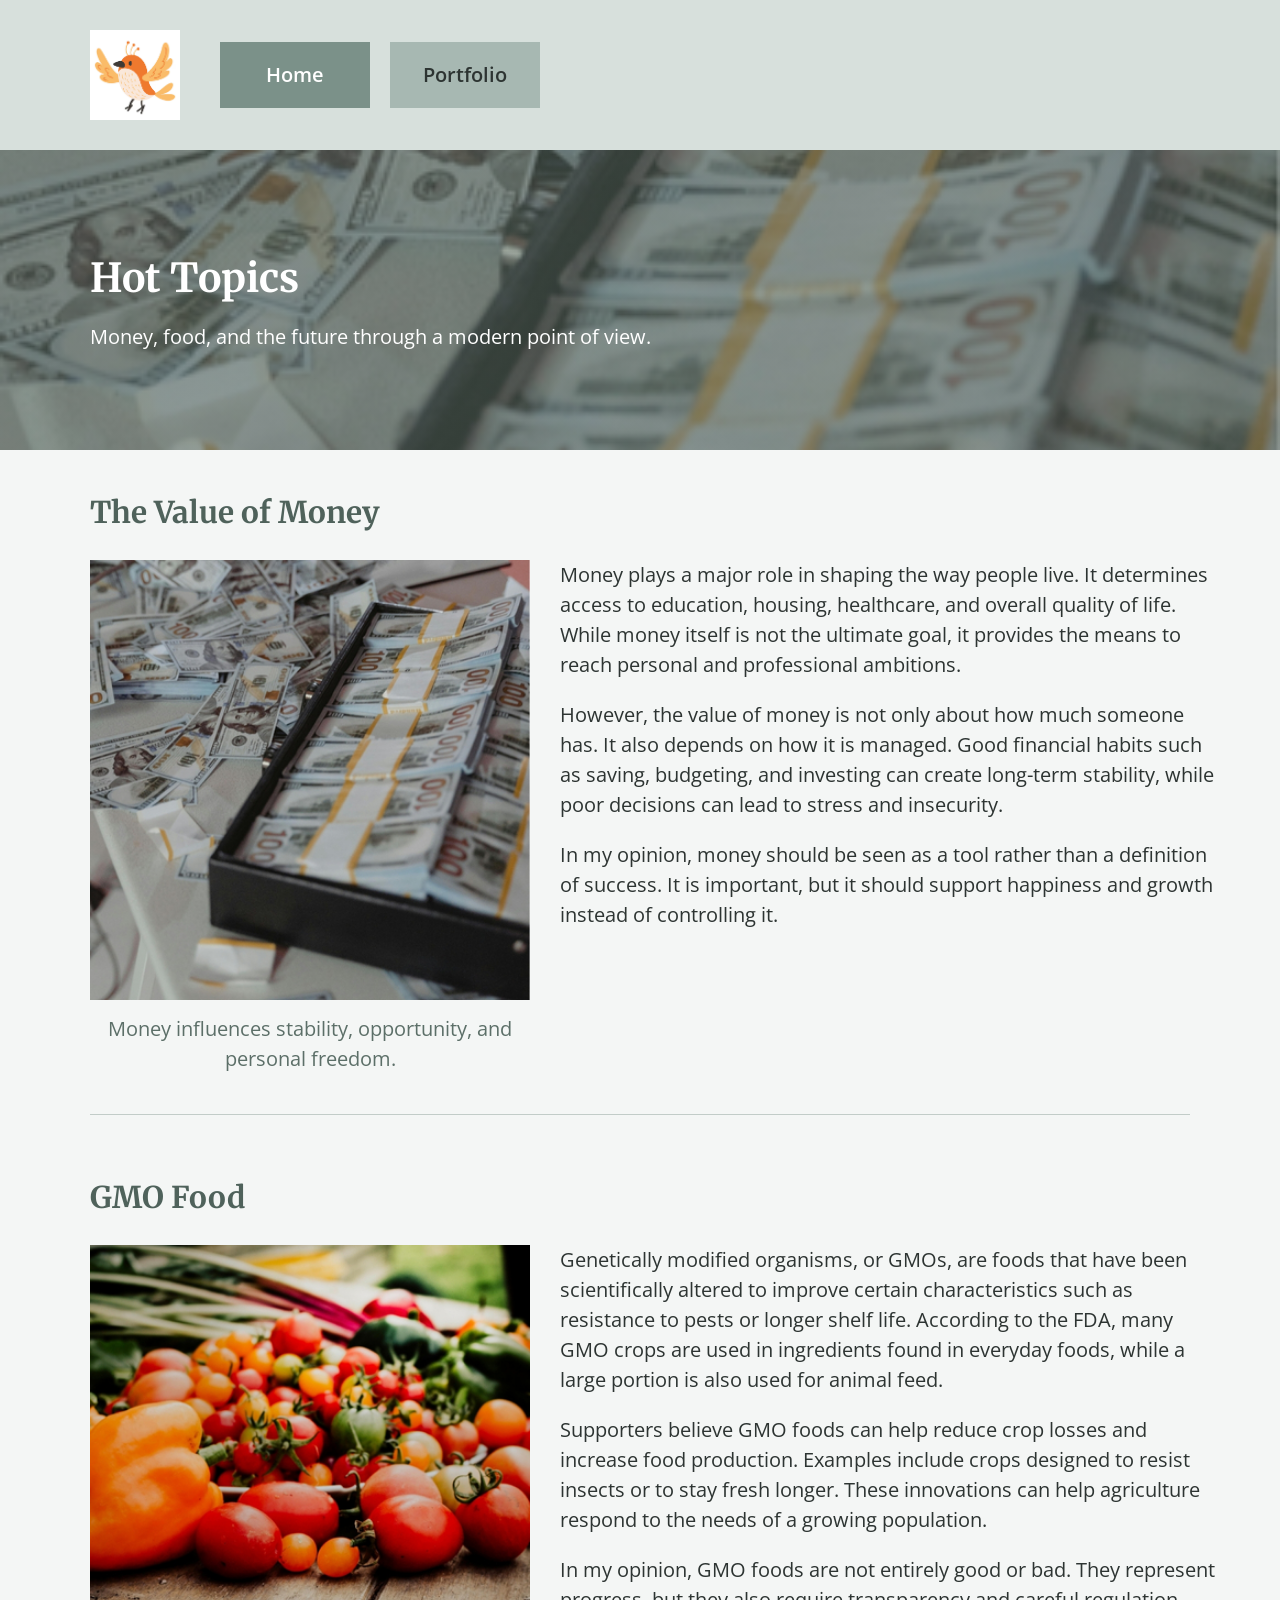
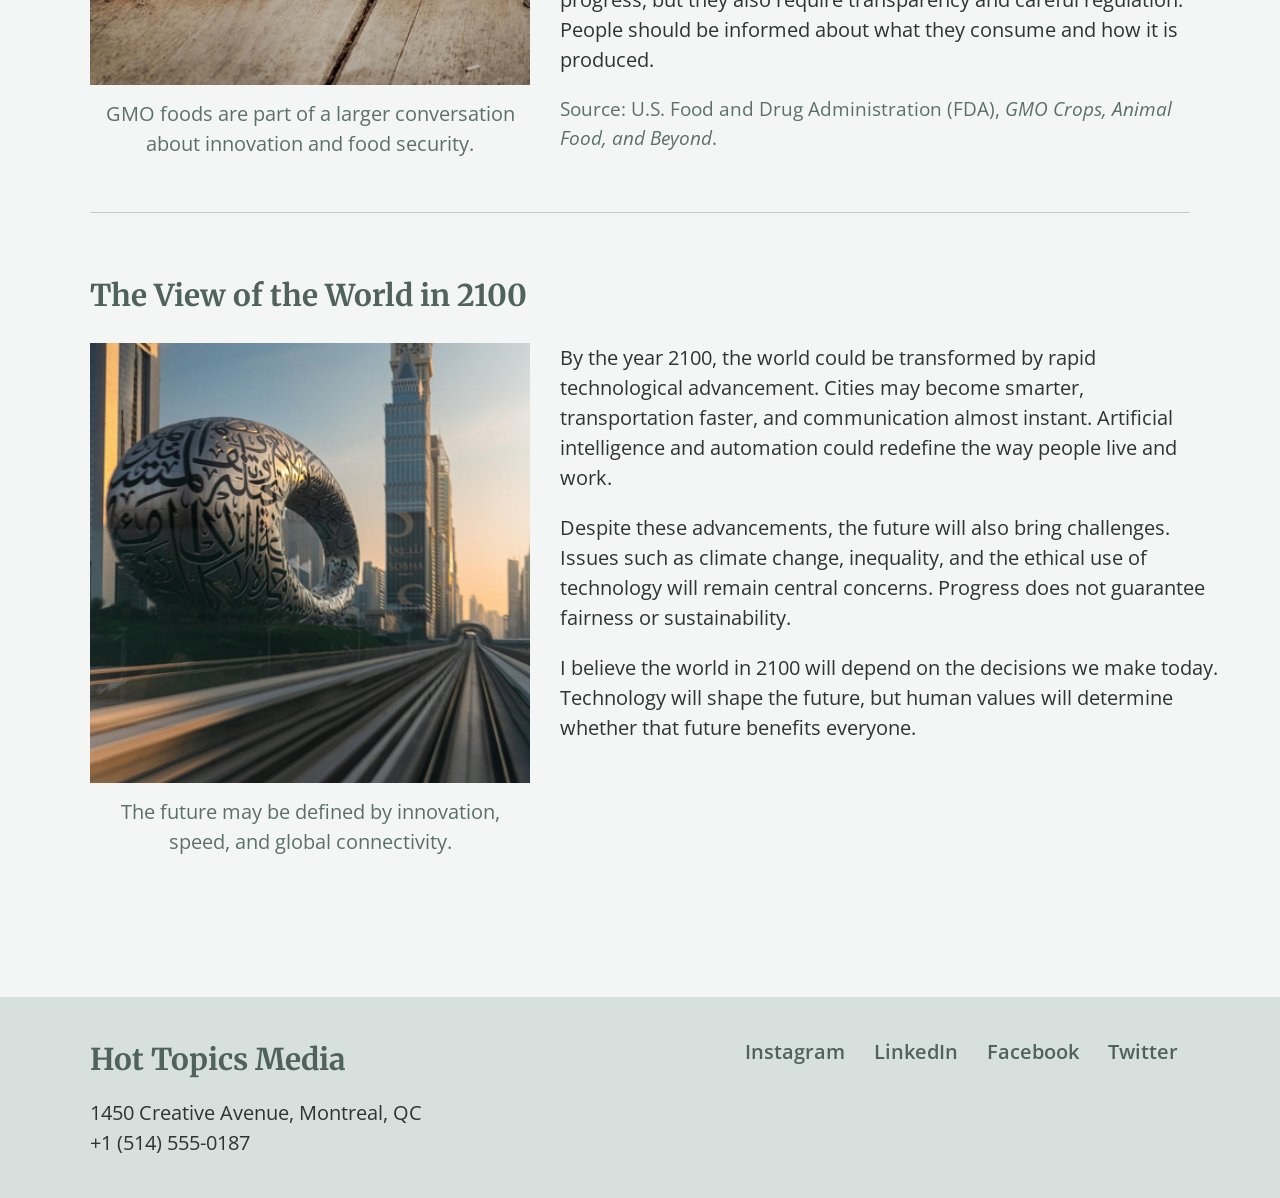
<file: index.html>
<!DOCTYPE html>
<html lang="en">
<head>
  <meta charset="UTF-8">
  <meta name="viewport" content="width=device-width, initial-scale=1.0">
  <title>Hot Topics</title>

  <link rel="preconnect" href="https://fonts.googleapis.com">
  <link rel="preconnect" href="https://fonts.gstatic.com" crossorigin>
  <link href="https://fonts.googleapis.com/css2?family=Merriweather:wght@700&family=Open+Sans:wght@400;600&display=swap" rel="stylesheet">

  <link rel="stylesheet" href="./css/style.css">
</head>
<body>

  <header>
    <div class="header-bar">
      <div class="container header-inner">
        <div class="logo-box">
          <img src="./img/logoorange.avif" alt="Hot Topics logo" class="logo">
        </div>

        <nav>
          <ul class="nav-list">
            <li><a href="./partials/home.html" class="nav-link active">Home</a></li>
            <li><a href="./partials/portfolio.html" class="nav-link">Portfolio</a></li>
          </ul>
        </nav>
      </div>
    </div>

    <div class="masthead">
      <div class="container masthead-content">
        <h1>Hot Topics</h1>
        <p>Money, food, and the future through a modern point of view.</p>
      </div>
    </div>
  </header>

  <main id="content" class="container">
    <!-- dynamic content loads here -->
  </main>

  <footer>
    <div class="container footer-inner">
      <div class="company-info">
        <h2>Hot Topics Media</h2>
        <p>1450 Creative Avenue, Montreal, QC</p>
        <p>+1 (514) 555-0187</p>
      </div>

      <div class="social-links">
        <a href="#">Instagram</a>
        <a href="#">LinkedIn</a>
        <a href="#">Facebook</a>
        <a href="#">Twitter</a>
      </div>
    </div>
  </footer>

  <script src="./js/script.js"></script>
</body>
</html>
</file>
<file: css/style.css>
/* 
Analogous color palette:
#5c6f68
#7b9189
#a7b8b2
#d7e0dc
#f4f6f5
*/

* {
  box-sizing: border-box;
  margin: 0;
  padding: 0;
}

html {
  font-size: 0.75rem;
}

body {
  font-family: "Open Sans", Arial, sans-serif;
  line-height: 1.5;
  color: #2d3432;
  background-color: #f4f6f5;
}

img {
  display: block;
  max-width: 100%;
}

h1,
h2 {
  font-family: "Merriweather", Georgia, serif;
  color: #4f625b;
}

.container {
  width: 90%;
  max-width: 1100px;
  margin: 0 auto;
}

.header-bar,
footer {
  background-color: #d7e0dc;
}

.header-inner {
  text-align: center;
  padding: 1.5rem 0;
}

.logo-box {
  margin-bottom: 1rem;
}

.logo {
  width: 90px;
  height: 90px;
  object-fit: contain;
  margin: 0 auto;
}

.nav-list {
  list-style: none;
}

.nav-list li {
  margin-bottom: 0.8rem;
}

.nav-link {
  display: block;
  text-decoration: none;
  background-color: #a7b8b2;
  color: #2d3432;
  padding: 0.9rem 1rem;
  font-weight: 600;
  transition: background-color 0.3s ease, color 0.3s ease;
}

.nav-link:hover,
.nav-link.active {
  background-color: #7b9189;
  color: #ffffff;
}

.masthead {
  background:
    linear-gradient(rgba(92, 111, 104, 0.5), rgba(92, 111, 104, 0.5)),
    url("../img/value-money.jpg") center / cover no-repeat;
  min-height: 220px;
  display: flex;
  align-items: center;
  text-align: center;
}

.masthead-content {
  padding: 3rem 0;
}

.masthead h1 {
  color: #ffffff;
  font-size: 2rem;
  margin-bottom: 0.7rem;
}

.masthead p {
  color: #ffffff;
}

main {
  padding: 2rem 0;
}

.main-section > h2 {
  text-align: center;
  margin-bottom: 1.5rem;
}

.portfolio-intro {
  text-align: center;
  margin-bottom: 1.5rem;
  color: #5c6f68;
}

.topic-article {
  margin-bottom: 3rem;
  padding-bottom: 2rem;
  border-bottom: 1px solid #c2ccc8;
}

.topic-article:last-child {
  border-bottom: none;
}

.topic-article h2 {
  text-align: center;
  margin-bottom: 1.25rem;
}

figure {
  margin-bottom: 1rem;
}

figure img {
  width: 100%;
}

figcaption {
  text-align: center;
  margin-top: 0.7rem;
  color: #5c6f68;
}

.article-text p {
  text-align: left;
  margin-bottom: 1rem;
}

.source-note {
  font-size: 0.95em;
  color: #5c6f68;
}

.card-grid {
  display: grid;
  grid-template-columns: 1fr;
  gap: 1.5rem;
}

.card {
  text-align: center;
}

.card img {
  width: 100%;
  max-width: 300px;
  height: 300px;
  object-fit: cover;
  margin: 0 auto;
}

.footer-inner {
  text-align: center;
  padding: 2rem 0;
}

.company-info {
  margin-bottom: 1.5rem;
}

.company-info h2 {
  margin-bottom: 0.8rem;
}

.social-links a {
  display: inline-block;
  margin: 0 0.6rem 0.5rem;
  text-decoration: none;
  color: #4f625b;
  font-weight: 600;
}

.social-links a:hover {
  color: #7b9189;
}

.error-message {
  text-align: center;
  padding: 2rem 0;
}

/* Tablet View */
@media screen and (min-width: 35rem) {
  html {
    font-size: 1rem;
  }

  .header-inner {
    display: flex;
    justify-content: center;
    align-items: center;
    gap: 2rem;
  }

  .logo-box {
    margin-bottom: 0;
  }

  .nav-list {
    display: flex;
    justify-content: center;
    gap: 1rem;
  }

  .nav-list li {
    margin-bottom: 0;
  }

  .nav-link {
    min-width: 150px;
    text-align: center;
  }

  .article-layout {
    display: flex;
    gap: 1.5rem;
    align-items: flex-start;
  }

  .article-layout figure {
    flex: 0 0 40%;
    margin-bottom: 0;
  }

  .article-text {
    flex: 0 0 60%;
  }

  .card-grid {
    grid-template-columns: repeat(2, 1fr);
  }
}

/* Desktop View */
@media screen and (min-width: 80rem) {
  html {
    font-size: 1.25rem;
  }

  .header-inner {
    justify-content: flex-start;
    text-align: left;
  }

  .logo {
    margin: 0;
  }

  .masthead {
    text-align: left;
    min-height: 300px;
  }

  .main-section > h2,
  .topic-article h2,
  .footer-inner {
    text-align: left;
  }

  .portfolio-intro {
    text-align: left;
  }

  .card-grid {
    grid-template-columns: repeat(3, 1fr);
  }

  .footer-inner {
    display: flex;
    justify-content: space-between;
    align-items: flex-start;
  }

  .company-info {
    margin-bottom: 0;
  }
}
</file>
